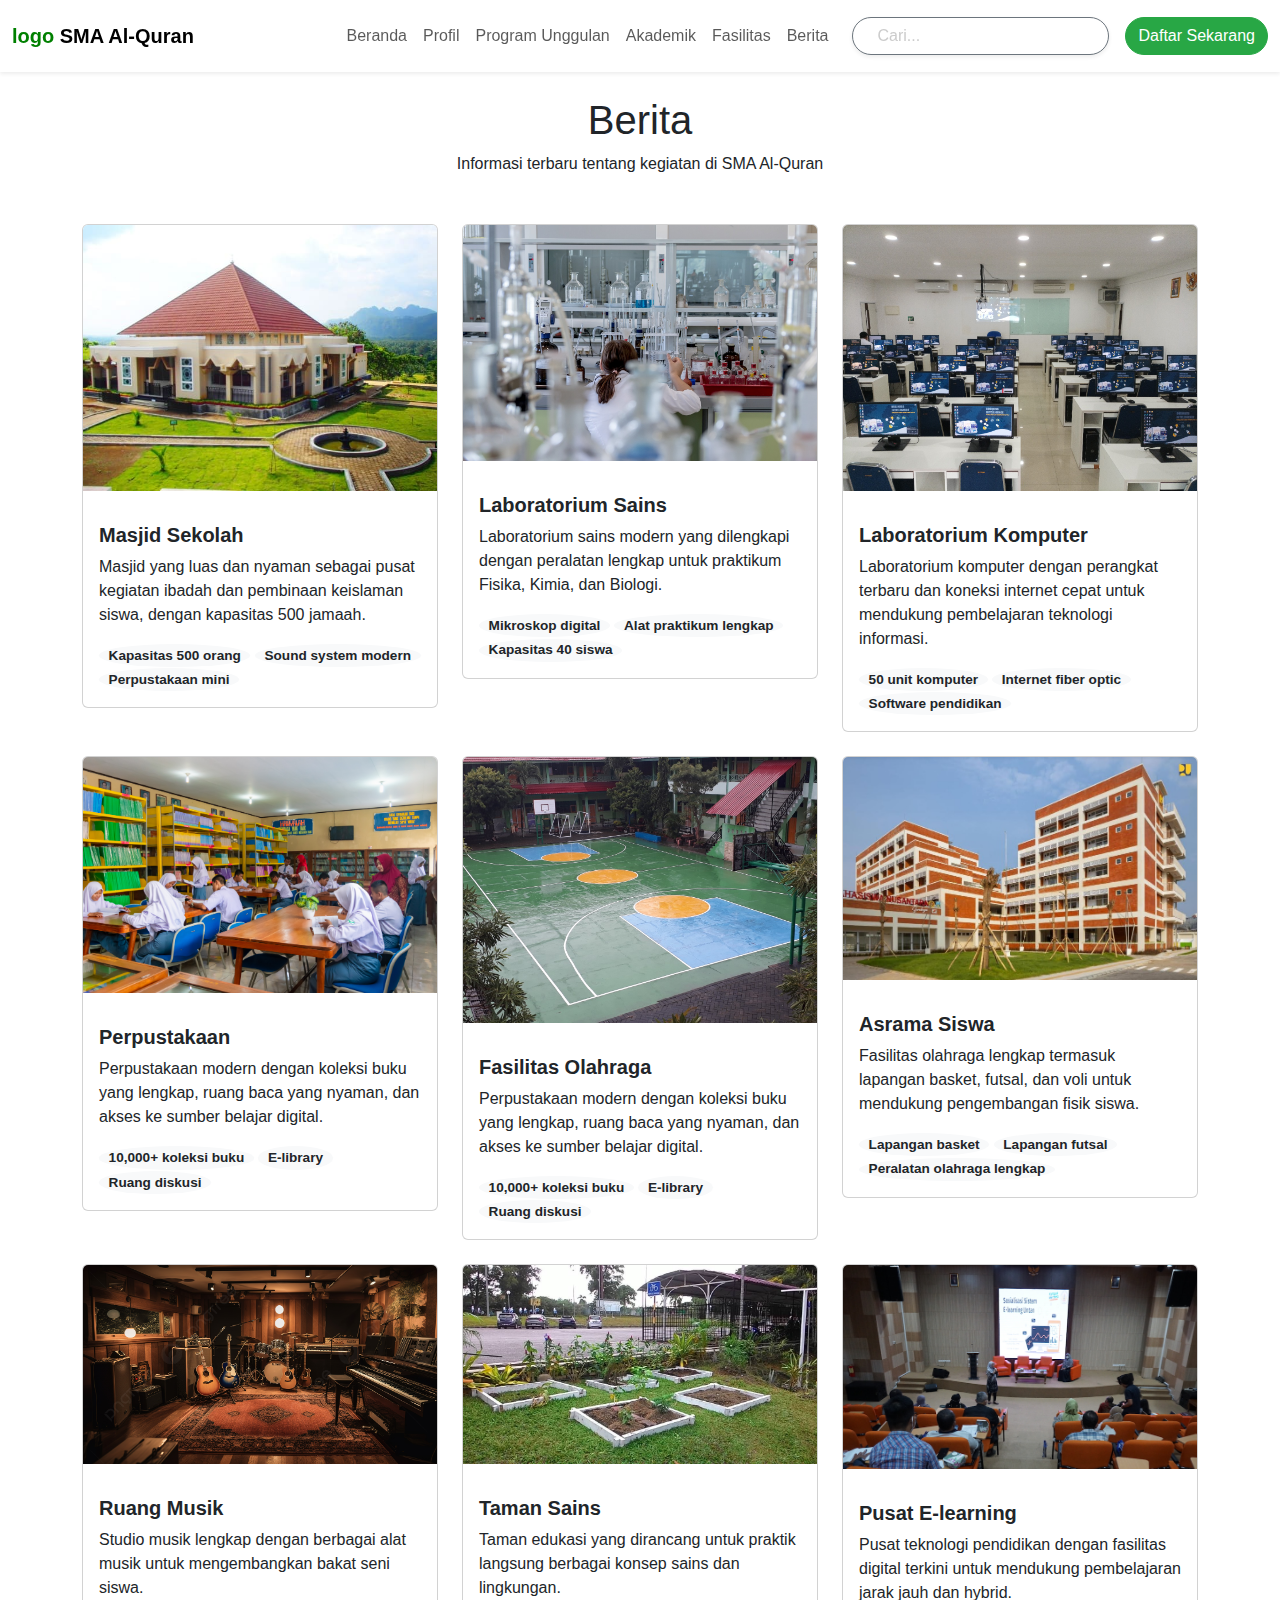
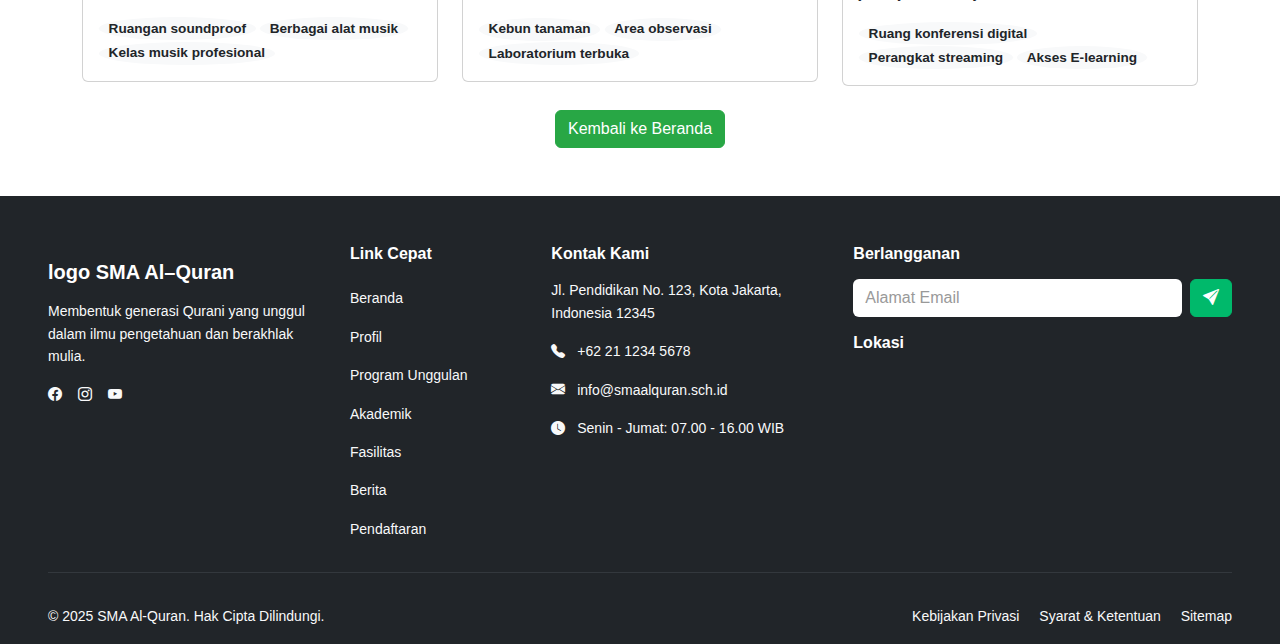
<file: berita.html>
<!DOCTYPE html>
<html lang="id">

<head>
  <meta charset="UTF-8">
  <meta name="viewport" content="width=device-width, initial-scale=1">
  <title>SMA Al-Quran</title>
  <link href="https://fonts.googleapis.com/css2?family=Poppins:wght@400;600;700&display=swap" rel="stylesheet">
  <link href="https://cdn.jsdelivr.net/npm/bootstrap@5.3.3/dist/css/bootstrap.min.css" rel="stylesheet">
  <link href="https://cdn.jsdelivr.net/npm/bootstrap-icons@1.10.5/font/bootstrap-icons.css" rel="stylesheet">
  <link rel="stylesheet" href="https://maxcdn.bootstrapcdn.com/bootstrap/5.3.0/css/bootstrap.min.css">

  <link rel="stylesheet" href="css/style.css">
</head>

<body>

  <!-- Navbar -->
  <nav class="navbar navbar-expand-lg navbar-light bg-white fixed-top shadow-sm py-3">
    <div class="container-fluid">
      <a class="navbar-brand fw-bold" href="#"><span style="color: green;">logo</span> SMA Al-Quran</a>
      <button class="navbar-toggler" type="button" data-bs-toggle="collapse" data-bs-target="#navbarNav">
        <span class="navbar-toggler-icon"></span>
      </button>
      <div class="collapse navbar-collapse" id="navbarNav">
        <ul class="navbar-nav ms-auto me-3">
          <li class="nav-item"><a class="nav-link" href="index.html#beranda">Beranda</a></li>
          <li class="nav-item"><a class="nav-link" href="index.html#profil">Profil</a></li>
          <li class="nav-item"><a class="nav-link" href="index.html#unggul">Program Unggulan</a></li>
          <li class="nav-item"><a class="nav-link" href="index.html#program-akademik">Akademik</a></li>
          <li class="nav-item"><a class="nav-link" href="index.html#fasilitas-sekolah">Fasilitas</a></li>
          <li class="nav-item"><a class="nav-link" href="index.html#berita-agenda">Berita</a></li>
        </ul>
        <form class="d-flex me-3" role="search">
          <input class="form-control bg-white text-dark border border-secondary rounded-pill shadow-sm px-4" type="search" placeholder="Cari..." aria-label="Search">
        </form>        
        <a href="pendaftaran.html" class="btn btn-success rounded-pill">Daftar Sekarang</a>
      </div>
    </div>
  </nav>

  <section id="berita" class="py-5 bg-white mt-5 pt-5">
    <div class="container">
      <div class="text-center mb-5">
        <h1>Berita</h1>
        <p>Informasi terbaru tentang kegiatan di SMA Al-Quran</p>
      </div>

      <div class="row g-4">
        <div class="col-lg-4 col-md-6 col-sm-12">
          <div class="card">
            <img src="img/masjid.jpg" class="card-img-top" alt="Masjid Sekolah">
            <div class="card-body">
              <h5 class="card-title">Masjid Sekolah</h5>
              <p class="card-text">Masjid yang luas dan nyaman sebagai pusat kegiatan ibadah dan pembinaan keislaman siswa, dengan kapasitas 500 jamaah.</p>
              <span class="badge bg-light text-dark">Kapasitas 500 orang</span>
              <span class="badge bg-light text-dark">Sound system modern</span>
              <span class="badge bg-light text-dark">Perpustakaan mini</span>
            </div>
          </div>
        </div>

        <div class="col-lg-4 col-md-6 col-sm-12">
          <div class="card">
            <img src="img/labsains.jpg" class="card-img-top" alt="Laboratorium Sains">
            <div class="card-body">
              <h5 class="card-title">Laboratorium Sains</h5>
              <p class="card-text">Laboratorium sains modern yang dilengkapi dengan peralatan lengkap untuk praktikum Fisika, Kimia, dan Biologi.</p>
              <span class="badge bg-light text-dark">Mikroskop digital</span>
              <span class="badge bg-light text-dark">Alat praktikum lengkap</span>
              <span class="badge bg-light text-dark">Kapasitas 40 siswa</span>
            </div>
          </div>
        </div>

        <div class="col-lg-4 col-md-6 col-sm-12">
          <div class="card">
            <img src="img/labkom.jpeg" class="card-img-top" alt="Laboratorium Komputer">
            <div class="card-body">
              <h5 class="card-title">Laboratorium Komputer</h5>
              <p class="card-text">Laboratorium komputer dengan perangkat terbaru dan koneksi internet cepat untuk mendukung pembelajaran teknologi informasi.</p>
              <span class="badge bg-light text-dark">50 unit komputer</span>
              <span class="badge bg-light text-dark">Internet fiber optic</span>
              <span class="badge bg-light text-dark">Software pendidikan</span>
            </div>
          </div>
        </div>

        <div class="col-lg-4 col-md-6 col-sm-12">
          <div class="card">
            <img src="img/perpus.jpg" class="card-img-top" alt="Perpustakaan">
            <div class="card-body">
              <h5 class="card-title">Perpustakaan</h5>
              <p class="card-text">Perpustakaan modern dengan koleksi buku yang lengkap, ruang baca yang nyaman, dan akses ke sumber belajar digital.</p>
              <span class="badge bg-light text-dark">10,000+ koleksi buku</span>
              <span class="badge bg-light text-dark">E-library</span>
              <span class="badge bg-light text-dark">Ruang diskusi</span>
            </div>
          </div>
        </div>


        <div class="col-lg-4 col-md-6 col-sm-12">
            <div class="card">
              <img src="img/olahraga.jpg" class="card-img-top" alt="Perpustakaan">
              <div class="card-body">
                <h5 class="card-title">Fasilitas Olahraga</h5>
                <p class="card-text">Perpustakaan modern dengan koleksi buku yang lengkap, ruang baca yang nyaman, dan akses ke sumber belajar digital.</p>
                <span class="badge bg-light text-dark">10,000+ koleksi buku</span>
                <span class="badge bg-light text-dark">E-library</span>
                <span class="badge bg-light text-dark">Ruang diskusi</span>
              </div>
            </div>
          </div>



        <div class="col-lg-4 col-md-6 col-sm-12">
          <div class="card">
            <img src="img/asrama.jpg" class="card-img-top" alt="Fasilitas Olahraga">
            <div class="card-body">
              <h5 class="card-title">Asrama Siswa</h5>
              <p class="card-text">Fasilitas olahraga lengkap termasuk lapangan basket, futsal, dan voli untuk mendukung pengembangan fisik siswa.</p>
              <span class="badge bg-light text-dark">Lapangan basket</span>
              <span class="badge bg-light text-dark">Lapangan futsal</span>
              <span class="badge bg-light text-dark">Peralatan olahraga lengkap</span>
            </div>
          </div>
        </div>


        <div class="col-lg-4 col-md-6 col-sm-12">
            <div class="card">
              <img src="img/ruangmusik.jpg" class="card-img-top" alt="Ruang Musik">
              <div class="card-body">
                <h5 class="card-title">Ruang Musik</h5>
                <p class="card-text">Studio musik lengkap dengan berbagai alat musik untuk mengembangkan bakat seni siswa.</p>
                <span class="badge bg-light text-dark">Ruangan soundproof</span>
                <span class="badge bg-light text-dark">Berbagai alat musik</span>
                <span class="badge bg-light text-dark">Kelas musik profesional</span>
              </div>
            </div>
          </div>

        <div class="col-lg-4 col-md-6 col-sm-12">
            <div class="card">
              <img src="img/tamansains.jpg" class="card-img-top" alt="Taman Sains">
              <div class="card-body">
                <h5 class="card-title">Taman Sains</h5>
                <p class="card-text">Taman edukasi yang dirancang untuk praktik langsung berbagai konsep sains dan lingkungan.</p>
                <span class="badge bg-light text-dark">Kebun tanaman</span>
                <span class="badge bg-light text-dark">Area observasi</span>
                <span class="badge bg-light text-dark">Laboratorium terbuka</span>
              </div>
            </div>
          </div>

        
        <div class="col-lg-4 col-md-6 col-sm-12">
          <div class="card">
            <img src="img/Pusat.jpg" class="card-img-top" alt="Pusat E-learning">
            <div class="card-body">
              <h5 class="card-title">Pusat E-learning</h5>
              <p class="card-text">Pusat teknologi pendidikan dengan fasilitas digital terkini untuk mendukung pembelajaran jarak jauh dan hybrid.</p>
              <span class="badge bg-light text-dark">Ruang konferensi digital</span>
              <span class="badge bg-light text-dark">Perangkat streaming</span>
              <span class="badge bg-light text-dark">Akses E-learning</span>
            </div>
          </div>
        </div>
      </div>
         

      <div class="text-center mt-4">
        <a href="index.html#fasilitas-sekolah" class="btn btn-success">Kembali ke Beranda</a>
      </div>
    </div>
  </section>

          <footer class="bg-dark text-light pt-5 pb-3">
            <div class="container-fluid px-5">
              <div class="row gy-4">
          
                <!-- Logo & Deskripsi -->
                <div class="col-md-3">
                  <h5 class="fw-bold mb-3">logo SMA Al–Quran</h5>
                  <p>Membentuk generasi Qurani yang unggul dalam ilmu pengetahuan dan berakhlak mulia.</p>
                  <div class="d-flex gap-3">
                    <a href="#"><i class="bi bi-facebook text-light"></i></a>
                    <a href="#"><i class="bi bi-instagram text-light"></i></a>
                    <a href="#"><i class="bi bi-youtube text-light"></i></a>
                  </div>
                </div>
          
                <!-- Link Cepat -->
                <div class="col-md-2">
                  <h6 class="fw-bold mb-3">Link Cepat</h6>
                  <ul class="list-unstyled">
                    <li><a href="#" class="text-light text-decoration-none">Beranda</a></li>
                    <li><a href="#" class="text-light text-decoration-none">Profil</a></li>
                    <li><a href="#" class="text-light text-decoration-none">Program Unggulan</a></li>
                    <li><a href="#" class="text-light text-decoration-none">Akademik</a></li>
                    <li><a href="#" class="text-light text-decoration-none">Fasilitas</a></li>
                    <li><a href="#" class="text-light text-decoration-none">Berita</a></li>
                    <li><a href="#" class="text-light text-decoration-none">Pendaftaran</a></li>
                  </ul>
                </div>
          
                <!-- Kontak Kami -->
                <div class="col-md-3">
                  <h6 class="fw-bold mb-3">Kontak Kami</h6>
                  <p>Jl. Pendidikan No. 123, Kota Jakarta, Indonesia 12345</p>
                  <p><i class="bi bi-telephone-fill me-2"></i> +62 21 1234 5678</p>
                  <p><i class="bi bi-envelope-fill me-2"></i> info@smaalquran.sch.id</p>
                  <p><i class="bi bi-clock-fill me-2"></i> Senin - Jumat: 07.00 - 16.00 WIB</p>
                </div>
          
                <!-- Berlangganan & Lokasi -->
                <div class="col-md-4">
                  <h6 class="fw-bold mb-3">Berlangganan</h6>
                  <form class="d-flex mb-3" role="search">
                    <input class="form-control me-2  bg-white text-white border-0" type="email" placeholder="Alamat Email" aria-label="Email">
                    <button class="btn btn-success" type="submit"><i class="bi bi-send-fill"></i></button>
                  </form>
          
                  <h6 class="fw-bold mb-2">Lokasi</h6>
                  <iframe src="https://www.google.com/maps/embed?pb=!1m18..." width="100%" height="120" style="border:0;" allowfullscreen="" loading="lazy"></iframe>
                </div>
          
              </div>
          
              <hr class="border-secondary mt-4">
          
              <div class="d-flex flex-column flex-md-row justify-content-between align-items-center pt-3">
                <p class="mb-0">© 2025 SMA Al-Quran. Hak Cipta Dilindungi.</p>
                <div>
                  <a href="#" class="text-light text-decoration-none me-3">Kebijakan Privasi</a>
                  <a href="#" class="text-light text-decoration-none me-3">Syarat & Ketentuan</a>
                  <a href="#" class="text-light text-decoration-none">Sitemap</a>
                </div>
              </div>
            </div>
          </footer>
</file>
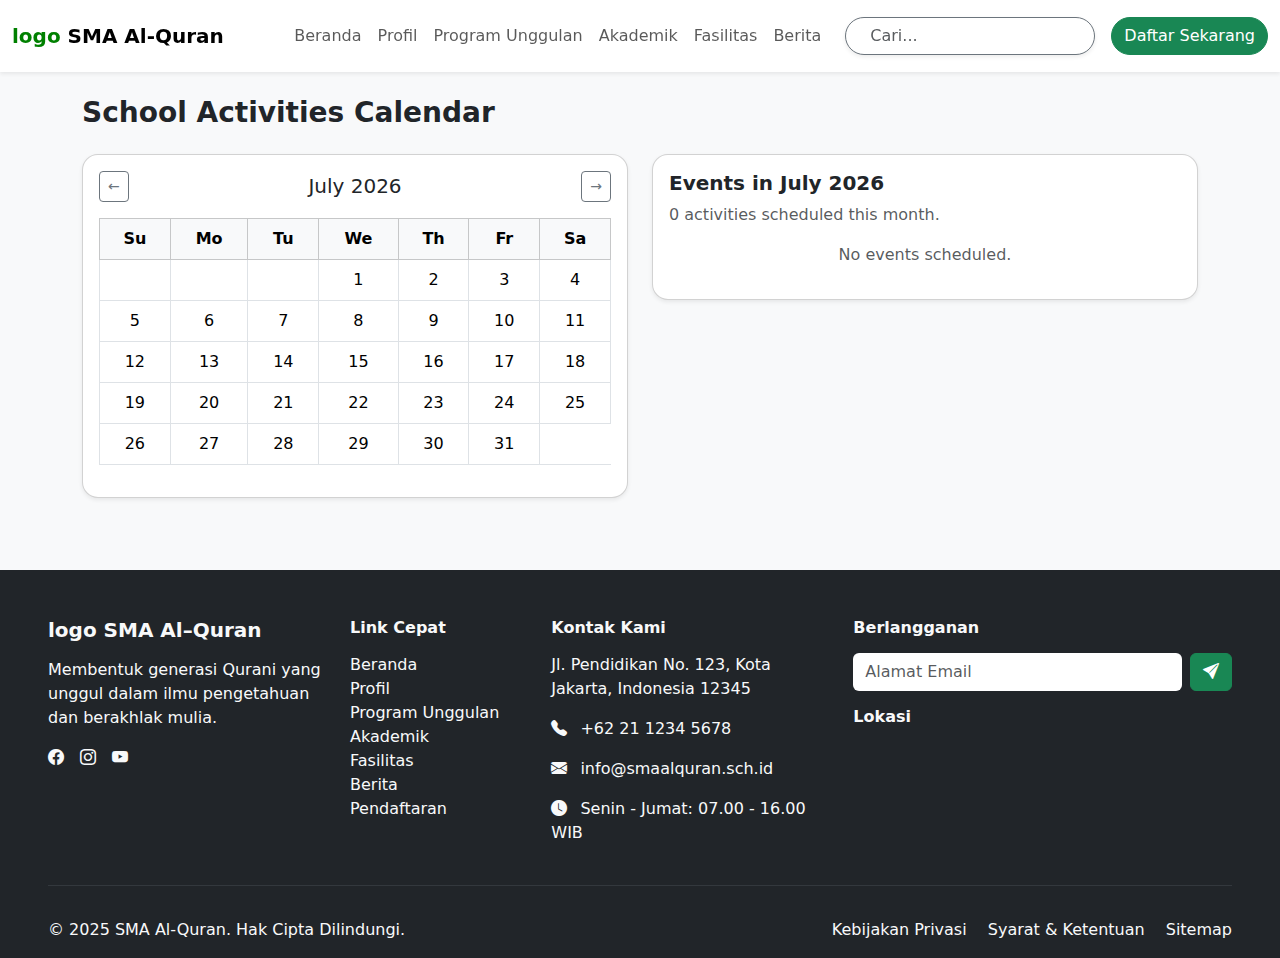
<file: calendar.html>
<!DOCTYPE html>
<html lang="en">
<head>
  <meta charset="UTF-8" />
  <meta name="viewport" content="width=device-width, initial-scale=1.0"/>
  <title>School Activities Calendar</title>
  <link href="https://cdn.jsdelivr.net/npm/bootstrap@5.3.3/dist/css/bootstrap.min.css" rel="stylesheet">
  <style>
    .calendar-cell {
      width: 40px;
      height: 40px;
      text-align: center;
      vertical-align: middle;
      cursor: pointer;
    }

    .calendar-cell.event-day {
      background-color: #198754;
      color: white;
    }

    .calendar-nav {
      display: flex;
      align-items: center;
      justify-content: space-between;
    }

    .event-card {
      border-left: 5px solid #198754;
      padding-left: 15px;
      margin-bottom: 10px;
    }

    .event-date-box {
      width: 60px;
      text-align: center;
      border-radius: 10px;
      background-color: rgba(25,135,84,0.1);
      color: #198754;
      font-weight: bold;
    }
  </style>
</head>
<body class="bg-light">

    <!-- Navbar -->
  <nav class="navbar navbar-expand-lg navbar-light bg-white fixed-top shadow-sm py-3">
    <div class="container-fluid">
      <a class="navbar-brand fw-bold" href="#"><span style="color: green;">logo</span> SMA Al-Quran</a>
      <button class="navbar-toggler" type="button" data-bs-toggle="collapse" data-bs-target="#navbarNav">
        <span class="navbar-toggler-icon"></span>
      </button>
      <div class="collapse navbar-collapse" id="navbarNav">
        <ul class="navbar-nav ms-auto me-3">
          <li class="nav-item"><a class="nav-link" href="index.html#beranda">Beranda</a></li>
          <li class="nav-item"><a class="nav-link" href="index.html#profil">Profil</a></li>
          <li class="nav-item"><a class="nav-link" href="index.html#unggul">Program Unggulan</a></li>
          <li class="nav-item"><a class="nav-link" href="index.html#program-akademik">Akademik</a></li>
          <li class="nav-item"><a class="nav-link" href="index.html#fasilitas-sekolah">Fasilitas</a></li>
          <li class="nav-item"><a class="nav-link" href="index.html#berita-agenda">Berita</a></li>
        </ul>
        <form class="d-flex me-3" role="search">
          <input class="form-control bg-white text-dark border border-secondary rounded-pill shadow-sm px-4" type="search" placeholder="Cari..." aria-label="Search">
        </form>        
        <a href="pendaftaran.html" class="btn btn-success rounded-pill">Daftar Sekarang</a>
      </div>
    </div>
  </nav>

  <div class="container py-5 mt-5">    
    <h3 class="mb-4 fw-bold">School Activities Calendar</h3>
    <div class="row">
      
      <!-- Calendar Column -->
      <div class="col-lg-6 mb-4">
        <div class="card shadow-sm rounded-4">
          <div class="card-body">
            <div class="calendar-nav mb-3">
              <button class="btn btn-outline-secondary btn-sm" onclick="changeMonth(-1)">&#8592;</button>
              <h5 id="month-year" class="mb-0"></h5>
              <button class="btn btn-outline-secondary btn-sm" onclick="changeMonth(1)">&#8594;</button>
            </div>
            <table class="table table-bordered text-center">
              <thead class="table-light">
                <tr>
                  <th>Su</th><th>Mo</th><th>Tu</th><th>We</th><th>Th</th><th>Fr</th><th>Sa</th>
                </tr>
              </thead>
              <tbody id="calendar-body"></tbody>
            </table>
          </div>
        </div>
      </div>

      <!-- Events Column -->
      <div class="col-lg-6">
        <div class="card shadow-sm rounded-4">
          <div class="card-body">
            <h5 class="fw-bold mb-2" id="events-title"></h5>
            <p class="text-muted" id="events-count"></p>
            <div id="event-list" class="mt-3"></div>
          </div>
        </div>
      </div>

    </div>
  </div>

  <footer class="bg-dark text-light pt-5 pb-3">
    <div class="container-fluid px-5">
      <div class="row gy-4">
  
        <!-- Logo & Deskripsi -->
        <div class="col-md-3">
          <h5 class="fw-bold mb-3">logo SMA Al–Quran</h5>
          <p>Membentuk generasi Qurani yang unggul dalam ilmu pengetahuan dan berakhlak mulia.</p>
          <div class="d-flex gap-3">
            <a href="#"><i class="bi bi-facebook text-light"></i></a>
            <a href="#"><i class="bi bi-instagram text-light"></i></a>
            <a href="#"><i class="bi bi-youtube text-light"></i></a>
          </div>
        </div>
  
        <!-- Link Cepat -->
        <div class="col-md-2">
          <h6 class="fw-bold mb-3">Link Cepat</h6>
          <ul class="list-unstyled">
            <li><a href="#" class="text-light text-decoration-none">Beranda</a></li>
            <li><a href="#" class="text-light text-decoration-none">Profil</a></li>
            <li><a href="#" class="text-light text-decoration-none">Program Unggulan</a></li>
            <li><a href="#" class="text-light text-decoration-none">Akademik</a></li>
            <li><a href="#" class="text-light text-decoration-none">Fasilitas</a></li>
            <li><a href="#" class="text-light text-decoration-none">Berita</a></li>
            <li><a href="#" class="text-light text-decoration-none">Pendaftaran</a></li>
          </ul>
        </div>
  
        <!-- Kontak Kami -->
        <div class="col-md-3">
          <h6 class="fw-bold mb-3">Kontak Kami</h6>
          <p>Jl. Pendidikan No. 123, Kota Jakarta, Indonesia 12345</p>
          <p><i class="bi bi-telephone-fill me-2"></i> +62 21 1234 5678</p>
          <p><i class="bi bi-envelope-fill me-2"></i> info@smaalquran.sch.id</p>
          <p><i class="bi bi-clock-fill me-2"></i> Senin - Jumat: 07.00 - 16.00 WIB</p>
        </div>
  
        <!-- Berlangganan & Lokasi -->
        <div class="col-md-4">
          <h6 class="fw-bold mb-3">Berlangganan</h6>
          <form class="d-flex mb-3" role="search">
            <input class="form-control me-2  bg-white text-white border-0" type="email" placeholder="Alamat Email" aria-label="Email">
            <button class="btn btn-success" type="submit"><i class="bi bi-send-fill"></i></button>
          </form>
  
          <h6 class="fw-bold mb-2">Lokasi</h6>
          <iframe src="https://www.google.com/maps/embed?pb=!1m18..." width="100%" height="120" style="border:0;" allowfullscreen="" loading="lazy"></iframe>
        </div>
  
      </div>
  
      <hr class="border-secondary mt-4">
  
      <div class="d-flex flex-column flex-md-row justify-content-between align-items-center pt-3">
        <p class="mb-0">© 2025 SMA Al-Quran. Hak Cipta Dilindungi.</p>
        <div>
          <a href="#" class="text-light text-decoration-none me-3">Kebijakan Privasi</a>
          <a href="#" class="text-light text-decoration-none me-3">Syarat & Ketentuan</a>
          <a href="#" class="text-light text-decoration-none">Sitemap</a>
        </div>
      </div>
    </div>
  </footer> 

  <script>
    const events = [
      { date: '2025-04-26', title: 'Ujian Akhir Semester Genap', time: '08.00 - 12.00 WIB' },
      { date: '2025-04-28', title: 'Seminar Persiapan SBMPTN', time: '09.00 - 15.00 WIB' },
      { date: '2025-05-01', title: 'Festival Sains & Teknologi', time: '08.00 - 17.00 WIB' },
      { date: '2025-05-05', title: "Mushabaqah Hafidz Qur'an", time: '08.00 - selesai' },
      { date: '2025-05-20', title: 'Wisuda Angkatan 2025', time: '08.00 - 12.00 WIB' },
    ];

    let currentDate = new Date();

    function changeMonth(offset) {
      currentDate.setMonth(currentDate.getMonth() + offset);
      renderCalendar();
      renderEvents();
    }

    function renderCalendar() {
      const year = currentDate.getFullYear();
      const month = currentDate.getMonth();
      const firstDay = new Date(year, month, 1).getDay();
      const lastDate = new Date(year, month + 1, 0).getDate();

      document.getElementById("month-year").textContent = currentDate.toLocaleDateString('en-US', { month: 'long', year: 'numeric' });

      const calendarBody = document.getElementById("calendar-body");
      calendarBody.innerHTML = '';
      let date = 1;

      for (let i = 0; i < 6; i++) {
        const row = document.createElement("tr");
        for (let j = 0; j < 7; j++) {
          const cell = document.createElement("td");
          cell.className = 'calendar-cell';

          if (i === 0 && j < firstDay) {
            cell.innerHTML = '';
          } else if (date > lastDate) {
            break;
          } else {
            const thisDate = `${year}-${String(month + 1).padStart(2, '0')}-${String(date).padStart(2, '0')}`;
            const hasEvent = events.some(e => e.date === thisDate);
            if (hasEvent) {
              cell.classList.add('event-day');
            }
            cell.textContent = date;
            date++;
          }

          row.appendChild(cell);
        }
        calendarBody.appendChild(row);
      }
    }

    function renderEvents() {
      const year = currentDate.getFullYear();
      const month = currentDate.getMonth() + 1;
      const monthStr = String(month).padStart(2, '0');

      const filteredEvents = events.filter(e => e.date.startsWith(`${year}-${monthStr}`));

      const eventsTitle = document.getElementById("events-title");
      const eventsCount = document.getElementById("events-count");
      const eventList = document.getElementById("event-list");

      const monthName = currentDate.toLocaleDateString('en-US', { month: 'long' });

      eventsTitle.textContent = `Events in ${monthName} ${year}`;
      eventsCount.textContent = `${filteredEvents.length} activities scheduled this month.`;

      eventList.innerHTML = '';

      if (filteredEvents.length === 0) {
        eventList.innerHTML = `<p class="text-muted text-center">No events scheduled.</p>`;
      } else {
        filteredEvents.forEach(e => {
          const dateObj = new Date(e.date);
          const day = dateObj.getDate().toString().padStart(2, '0');
          const monthAbbr = dateObj.toLocaleDateString('en-US', { month: 'short' }).toUpperCase();

          const card = `
            <div class="d-flex align-items-start mb-3 event-card">
              <div class="event-date-box me-3 py-2">
                <div class="fs-5">${day}</div>
                <div class="small">${monthAbbr}</div>
              </div>
              <div>
                <h6 class="fw-bold mb-1">${e.title}</h6>
                <small class="text-muted"><i class="bi bi-clock me-1"></i> ${e.time}</small>
              </div>
            </div>
          `;
          eventList.innerHTML += card;
        });
      }
    }

    // Initial rendering
    renderCalendar();
    renderEvents();
  </script>

  <link rel="stylesheet" href="https://cdn.jsdelivr.net/npm/bootstrap-icons@1.10.5/font/bootstrap-icons.css">
</body>
</html>
</file>
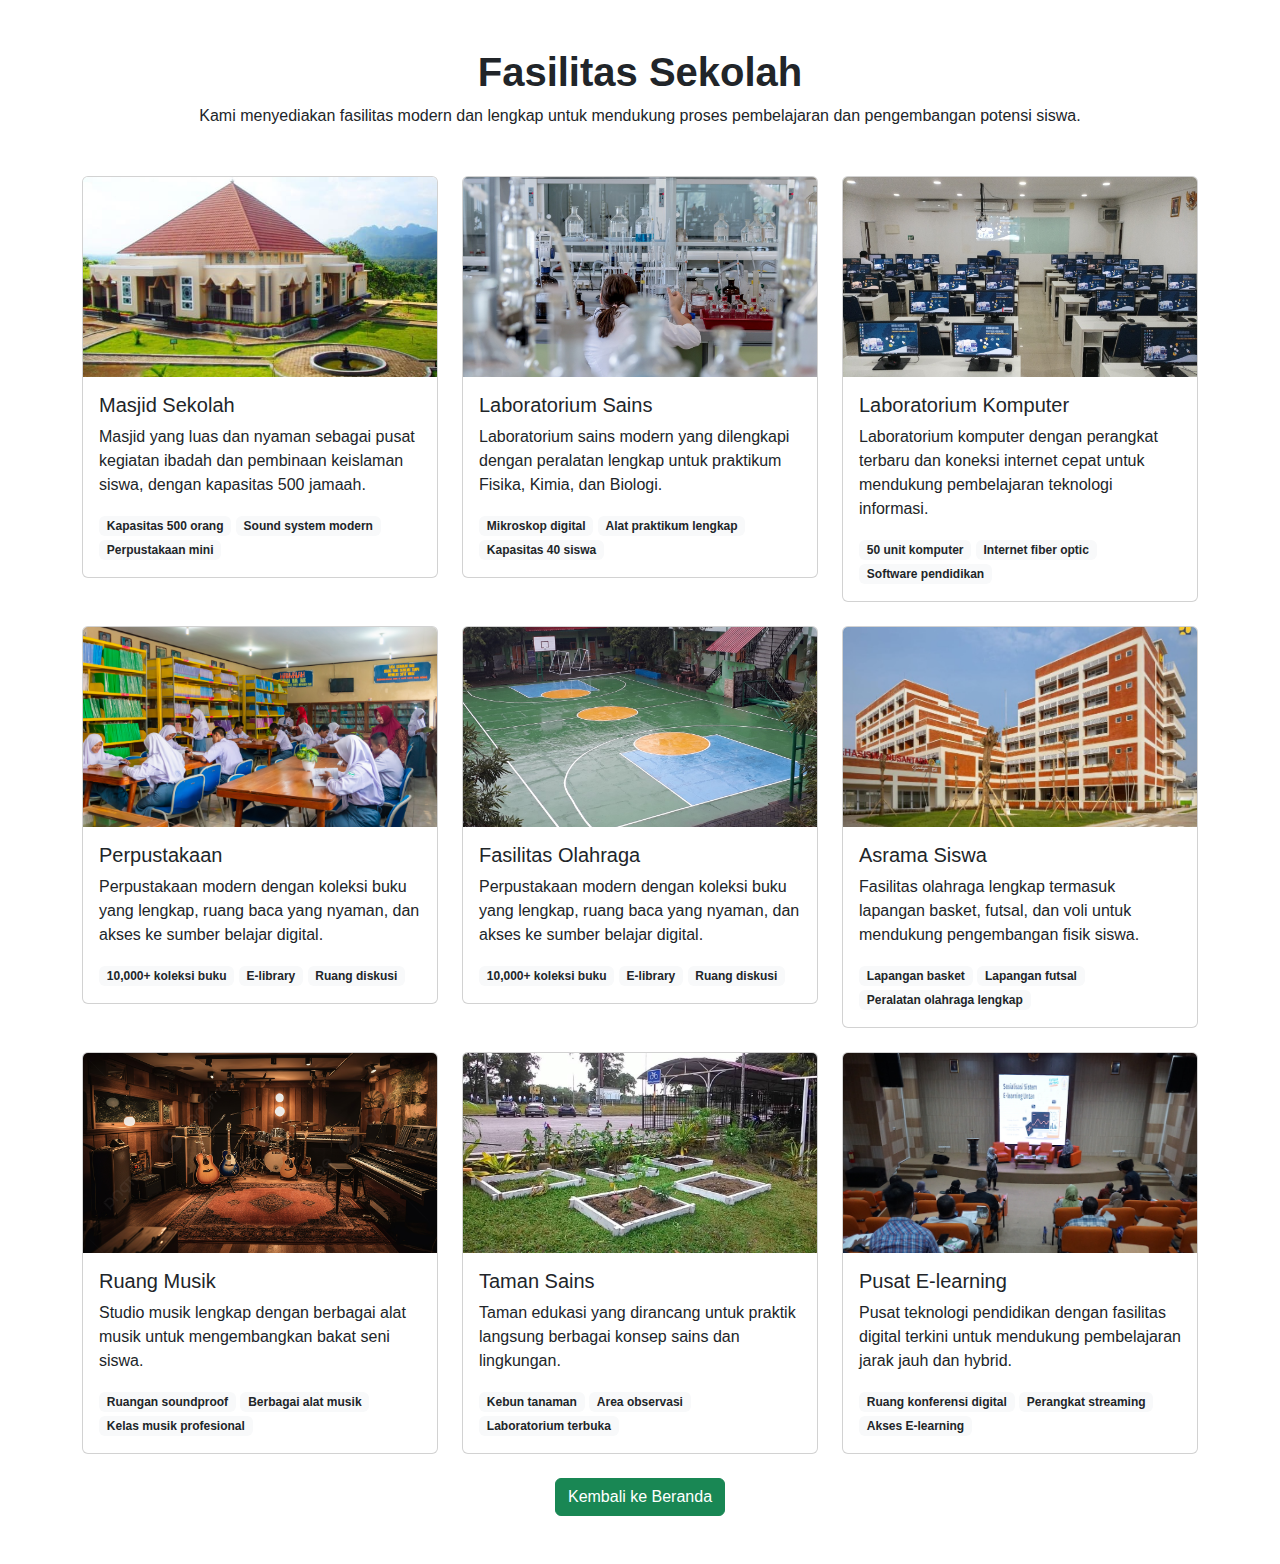
<file: fasilitas.html>
<!DOCTYPE html>
<html lang="id">
<head>
  <meta charset="UTF-8">
  <meta name="viewport" content="width=device-width, initial-scale=1.0">
  <title>Fasilitas Sekolah</title>
  <link href="https://cdn.jsdelivr.net/npm/bootstrap@5.3.3/dist/css/bootstrap.min.css" rel="stylesheet">
  <style>
    body {
      font-family: 'Segoe UI', Tahoma, Geneva, Verdana, sans-serif;
    }
    .card img {
      height: 200px;
      object-fit: cover;
    }
    h1 {
      font-weight: bold;
    }
  </style>
</head>
<body>

  <section id="fasilitas-sekolah" class="py-5 bg-white">
    <div class="container">
      <div class="text-center mb-5">
        <h1>Fasilitas Sekolah</h1>
        <p>Kami menyediakan fasilitas modern dan lengkap untuk mendukung proses pembelajaran dan pengembangan potensi siswa.</p>
      </div>

      <div class="row g-4">
        <div class="col-lg-4 col-md-6 col-sm-12">
          <div class="card">
            <img src="img/masjid.jpg" class="card-img-top" alt="Masjid Sekolah">
            <div class="card-body">
              <h5 class="card-title">Masjid Sekolah</h5>
              <p class="card-text">Masjid yang luas dan nyaman sebagai pusat kegiatan ibadah dan pembinaan keislaman siswa, dengan kapasitas 500 jamaah.</p>
              <span class="badge bg-light text-dark">Kapasitas 500 orang</span>
              <span class="badge bg-light text-dark">Sound system modern</span>
              <span class="badge bg-light text-dark">Perpustakaan mini</span>
            </div>
          </div>
        </div>

        <div class="col-lg-4 col-md-6 col-sm-12">
          <div class="card">
            <img src="img/labsains.jpg" class="card-img-top" alt="Laboratorium Sains">
            <div class="card-body">
              <h5 class="card-title">Laboratorium Sains</h5>
              <p class="card-text">Laboratorium sains modern yang dilengkapi dengan peralatan lengkap untuk praktikum Fisika, Kimia, dan Biologi.</p>
              <span class="badge bg-light text-dark">Mikroskop digital</span>
              <span class="badge bg-light text-dark">Alat praktikum lengkap</span>
              <span class="badge bg-light text-dark">Kapasitas 40 siswa</span>
            </div>
          </div>
        </div>

        <div class="col-lg-4 col-md-6 col-sm-12">
          <div class="card">
            <img src="img/labkom.jpeg" class="card-img-top" alt="Laboratorium Komputer">
            <div class="card-body">
              <h5 class="card-title">Laboratorium Komputer</h5>
              <p class="card-text">Laboratorium komputer dengan perangkat terbaru dan koneksi internet cepat untuk mendukung pembelajaran teknologi informasi.</p>
              <span class="badge bg-light text-dark">50 unit komputer</span>
              <span class="badge bg-light text-dark">Internet fiber optic</span>
              <span class="badge bg-light text-dark">Software pendidikan</span>
            </div>
          </div>
        </div>

        <div class="col-lg-4 col-md-6 col-sm-12">
          <div class="card">
            <img src="img/perpus.jpg" class="card-img-top" alt="Perpustakaan">
            <div class="card-body">
              <h5 class="card-title">Perpustakaan</h5>
              <p class="card-text">Perpustakaan modern dengan koleksi buku yang lengkap, ruang baca yang nyaman, dan akses ke sumber belajar digital.</p>
              <span class="badge bg-light text-dark">10,000+ koleksi buku</span>
              <span class="badge bg-light text-dark">E-library</span>
              <span class="badge bg-light text-dark">Ruang diskusi</span>
            </div>
          </div>
        </div>


        <div class="col-lg-4 col-md-6 col-sm-12">
            <div class="card">
              <img src="img/olahraga.jpg" class="card-img-top" alt="Perpustakaan">
              <div class="card-body">
                <h5 class="card-title">Fasilitas Olahraga</h5>
                <p class="card-text">Perpustakaan modern dengan koleksi buku yang lengkap, ruang baca yang nyaman, dan akses ke sumber belajar digital.</p>
                <span class="badge bg-light text-dark">10,000+ koleksi buku</span>
                <span class="badge bg-light text-dark">E-library</span>
                <span class="badge bg-light text-dark">Ruang diskusi</span>
              </div>
            </div>
          </div>



        <div class="col-lg-4 col-md-6 col-sm-12">
          <div class="card">
            <img src="img/asrama.jpg" class="card-img-top" alt="Fasilitas Olahraga">
            <div class="card-body">
              <h5 class="card-title">Asrama Siswa</h5>
              <p class="card-text">Fasilitas olahraga lengkap termasuk lapangan basket, futsal, dan voli untuk mendukung pengembangan fisik siswa.</p>
              <span class="badge bg-light text-dark">Lapangan basket</span>
              <span class="badge bg-light text-dark">Lapangan futsal</span>
              <span class="badge bg-light text-dark">Peralatan olahraga lengkap</span>
            </div>
          </div>
        </div>


        <div class="col-lg-4 col-md-6 col-sm-12">
            <div class="card">
              <img src="img/ruangmusik.jpg" class="card-img-top" alt="Ruang Musik">
              <div class="card-body">
                <h5 class="card-title">Ruang Musik</h5>
                <p class="card-text">Studio musik lengkap dengan berbagai alat musik untuk mengembangkan bakat seni siswa.</p>
                <span class="badge bg-light text-dark">Ruangan soundproof</span>
                <span class="badge bg-light text-dark">Berbagai alat musik</span>
                <span class="badge bg-light text-dark">Kelas musik profesional</span>
              </div>
            </div>
          </div>

        <div class="col-lg-4 col-md-6 col-sm-12">
            <div class="card">
              <img src="img/tamansains.jpg" class="card-img-top" alt="Taman Sains">
              <div class="card-body">
                <h5 class="card-title">Taman Sains</h5>
                <p class="card-text">Taman edukasi yang dirancang untuk praktik langsung berbagai konsep sains dan lingkungan.</p>
                <span class="badge bg-light text-dark">Kebun tanaman</span>
                <span class="badge bg-light text-dark">Area observasi</span>
                <span class="badge bg-light text-dark">Laboratorium terbuka</span>
              </div>
            </div>
          </div>

        
        <div class="col-lg-4 col-md-6 col-sm-12">
          <div class="card">
            <img src="img/Pusat.jpg" class="card-img-top" alt="Pusat E-learning">
            <div class="card-body">
              <h5 class="card-title">Pusat E-learning</h5>
              <p class="card-text">Pusat teknologi pendidikan dengan fasilitas digital terkini untuk mendukung pembelajaran jarak jauh dan hybrid.</p>
              <span class="badge bg-light text-dark">Ruang konferensi digital</span>
              <span class="badge bg-light text-dark">Perangkat streaming</span>
              <span class="badge bg-light text-dark">Akses E-learning</span>
            </div>
          </div>
        </div>
      </div>
         

      <div class="text-center mt-4">
        <a href="index.html#fasilitas-sekolah" class="btn btn-success">Kembali ke Beranda</a>
      </div>
    </div>
  </section>

  <script src="https://cdn.jsdelivr.net/npm/bootstrap@5.3.3/dist/js/bootstrap.bundle.min.js"></script>
</body>
</html>
</file>
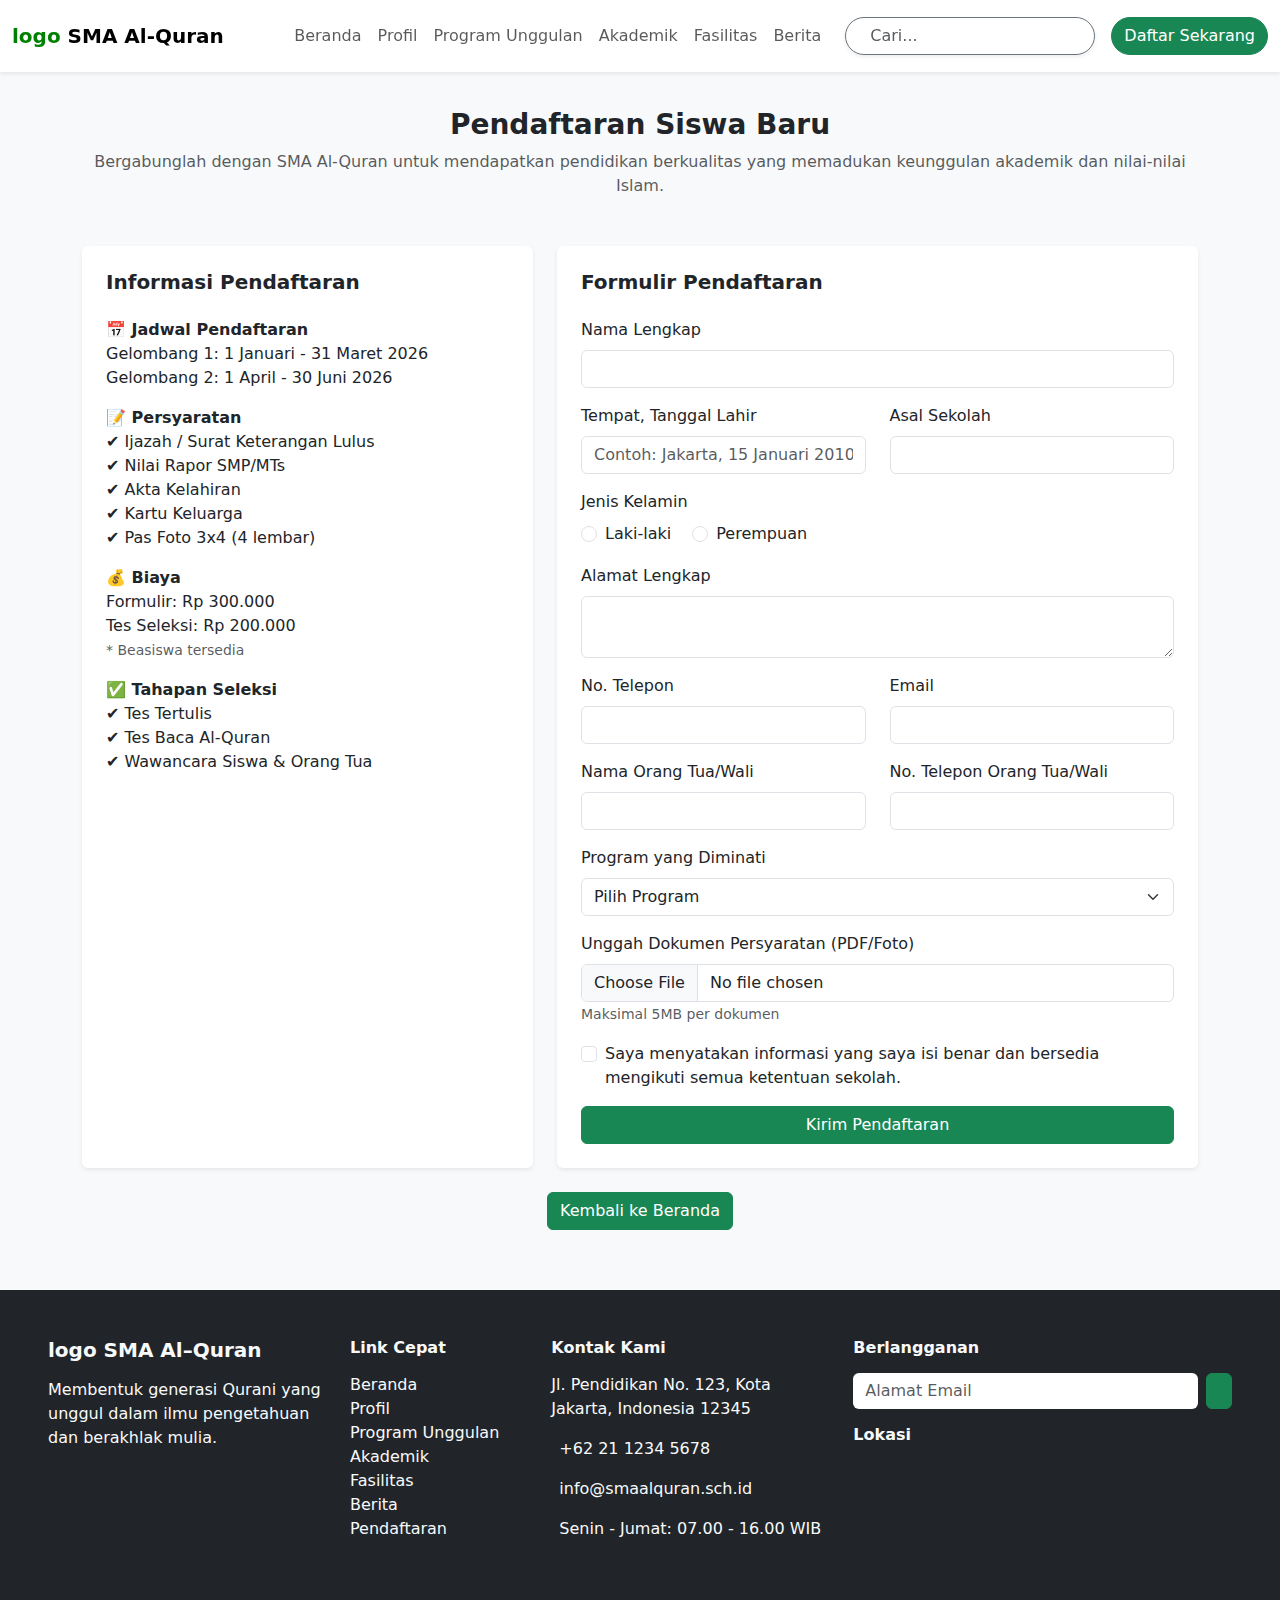
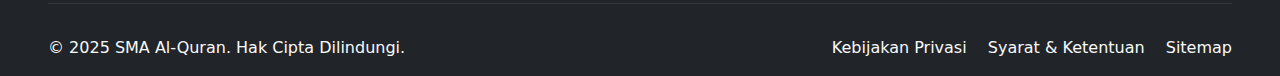
<file: pendaftaran.html>
<!DOCTYPE html>
<html lang="id">
<head>
  <meta charset="UTF-8">
  <meta name="viewport" content="width=device-width, initial-scale=1">
  <title>Pendaftaran Siswa Baru</title>
  <link href="https://cdn.jsdelivr.net/npm/bootstrap@5.3.3/dist/css/bootstrap.min.css" rel="stylesheet">
  <style>
    body {
      background-color: #f8f9fa;
    }
    .form-section {
      padding: 60px 15px;
    }
  </style>
</head>
<body>

  <!-- Navbar -->
  <nav class="navbar navbar-expand-lg navbar-light bg-white fixed-top shadow-sm py-3">
    <div class="container-fluid">
      <a class="navbar-brand fw-bold" href="#"><span style="color: green;">logo</span> SMA Al-Quran</a>
      <button class="navbar-toggler" type="button" data-bs-toggle="collapse" data-bs-target="#navbarNav">
        <span class="navbar-toggler-icon"></span>
      </button>
      <div class="collapse navbar-collapse" id="navbarNav">
        <ul class="navbar-nav ms-auto me-3">
          <li class="nav-item"><a class="nav-link" href="index.html#beranda">Beranda</a></li>
          <li class="nav-item"><a class="nav-link" href="index.html#profil">Profil</a></li>
          <li class="nav-item"><a class="nav-link" href="index.html#unggul">Program Unggulan</a></li>
          <li class="nav-item"><a class="nav-link" href="index.html#program-akademik">Akademik</a></li>
          <li class="nav-item"><a class="nav-link" href="index.html#fasilitas-sekolah">Fasilitas</a></li>
          <li class="nav-item"><a class="nav-link" href="index.html#berita-agenda">Berita</a></li>
        </ul>
        <form class="d-flex me-3" role="search">
          <input class="form-control bg-white text-dark border border-secondary rounded-pill shadow-sm px-4" type="search" placeholder="Cari..." aria-label="Search">
        </form>        
        <a href="pendaftaran.html" class="btn btn-success rounded-pill">Daftar Sekarang</a>
      </div>
    </div>
  </nav>

<section id="pendaftaran" class="form-section mt-5">
  <div class="container">
    <div class="text-center mb-5">
      <h3 class="fw-bold">Pendaftaran Siswa Baru</h3>
      <p class="text-muted">Bergabunglah dengan SMA Al-Quran untuk mendapatkan pendidikan berkualitas yang memadukan keunggulan akademik dan nilai-nilai Islam.</p>
    </div>
    <div class="row g-4 justify-content-center">
      
      <!-- Informasi Pendaftaran -->
      <div class="col-lg-5">
        <div class="p-4 bg-white rounded shadow-sm h-100">
          <h5 class="fw-semibold mb-4">Informasi Pendaftaran</h5>
          <p><strong>📅 Jadwal Pendaftaran</strong><br>
            Gelombang 1: 1 Januari - 31 Maret 2026<br>
            Gelombang 2: 1 April - 30 Juni 2026
          </p>
          <p><strong>📝 Persyaratan</strong><br>
            ✔ Ijazah / Surat Keterangan Lulus<br>
            ✔ Nilai Rapor SMP/MTs<br>
            ✔ Akta Kelahiran<br>
            ✔ Kartu Keluarga<br>
            ✔ Pas Foto 3x4 (4 lembar)
          </p>
          <p><strong>💰 Biaya</strong><br>
            Formulir: Rp 300.000<br>
            Tes Seleksi: Rp 200.000<br>
            <small class="text-muted">* Beasiswa tersedia</small>
          </p>
          <p><strong>✅ Tahapan Seleksi</strong><br>
            ✔ Tes Tertulis<br>
            ✔ Tes Baca Al-Quran<br>
            ✔ Wawancara Siswa & Orang Tua
          </p>
        </div>
      </div>

      <!-- Formulir Pendaftaran -->
      <div class="col-lg-7">
        <div class="p-4 bg-white rounded shadow-sm h-100">
          <h5 class="fw-semibold mb-4">Formulir Pendaftaran</h5>
          <form novalidate>
            <div class="mb-3">
              <label class="form-label">Nama Lengkap</label>
              <input type="text" class="form-control" required>
            </div>

            <div class="row">
              <div class="col-md-6 mb-3">
                <label class="form-label">Tempat, Tanggal Lahir</label>
                <input type="text" class="form-control" required placeholder="Contoh: Jakarta, 15 Januari 2010">
              </div>
              <div class="col-md-6 mb-3">
                <label class="form-label">Asal Sekolah</label>
                <input type="text" class="form-control" required>
              </div>
            </div>

            <div class="mb-3">
              <label class="form-label d-block">Jenis Kelamin</label>
              <div class="form-check form-check-inline">
                <input class="form-check-input" type="radio" name="gender" required>
                <label class="form-check-label">Laki-laki</label>
              </div>
              <div class="form-check form-check-inline">
                <input class="form-check-input" type="radio" name="gender" required>
                <label class="form-check-label">Perempuan</label>
              </div>
            </div>

            <div class="mb-3">
              <label class="form-label">Alamat Lengkap</label>
              <textarea class="form-control" rows="2" required></textarea>
            </div>

            <div class="row">
              <div class="col-md-6 mb-3">
                <label class="form-label">No. Telepon</label>
                <input type="tel" class="form-control" required pattern="[0-9]{10,15}">
              </div>
              <div class="col-md-6 mb-3">
                <label class="form-label">Email</label>
                <input type="email" class="form-control" required>
              </div>
            </div>

            <div class="row">
              <div class="col-md-6 mb-3">
                <label class="form-label">Nama Orang Tua/Wali</label>
                <input type="text" class="form-control" required>
              </div>
              <div class="col-md-6 mb-3">
                <label class="form-label">No. Telepon Orang Tua/Wali</label>
                <input type="tel" class="form-control" required pattern="[0-9]{10,15}">
              </div>
            </div>

            <div class="mb-3">
              <label class="form-label">Program yang Diminati</label>
              <select class="form-select" required>
                <option selected disabled>Pilih Program</option>
                <option>Program Reguler</option>
                <option>Program Tahfidz</option>
                <option>Program Internasional</option>
              </select>
            </div>

            <!-- Upload Dokumen -->
            <div class="mb-3">
              <label class="form-label">Unggah Dokumen Persyaratan (PDF/Foto)</label>
              <input type="file" class="form-control" accept=".pdf,.jpg,.jpeg,.png" required>
              <small class="form-text text-muted">Maksimal 5MB per dokumen</small>
            </div>

            <div class="form-check mb-3">
              <input class="form-check-input" type="checkbox" id="agree" required>
              <label class="form-check-label" for="agree">
                Saya menyatakan informasi yang saya isi benar dan bersedia mengikuti semua ketentuan sekolah.
              </label>
            </div>

            <button type="submit" class="btn btn-success w-100">Kirim Pendaftaran</button>
          </form>
        </div>
      </div>
      <div class="text-center mt-4">
        <a href="index.html#beranda" class="btn btn-success">Kembali ke Beranda</a>
      </div>
    </div>
  </div>
</section>

<footer class="bg-dark text-light pt-5 pb-3">
  <div class="container-fluid px-5">
    <div class="row gy-4">

      <!-- Logo & Deskripsi -->
      <div class="col-md-3">
        <h5 class="fw-bold mb-3">logo SMA Al–Quran</h5>
        <p>Membentuk generasi Qurani yang unggul dalam ilmu pengetahuan dan berakhlak mulia.</p>
        <div class="d-flex gap-3">
          <a href="#"><i class="bi bi-facebook text-light"></i></a>
          <a href="#"><i class="bi bi-instagram text-light"></i></a>
          <a href="#"><i class="bi bi-youtube text-light"></i></a>
        </div>
      </div>

      <!-- Link Cepat -->
      <div class="col-md-2">
        <h6 class="fw-bold mb-3">Link Cepat</h6>
        <ul class="list-unstyled">
          <li><a href="#" class="text-light text-decoration-none">Beranda</a></li>
          <li><a href="#" class="text-light text-decoration-none">Profil</a></li>
          <li><a href="#" class="text-light text-decoration-none">Program Unggulan</a></li>
          <li><a href="#" class="text-light text-decoration-none">Akademik</a></li>
          <li><a href="#" class="text-light text-decoration-none">Fasilitas</a></li>
          <li><a href="#" class="text-light text-decoration-none">Berita</a></li>
          <li><a href="#" class="text-light text-decoration-none">Pendaftaran</a></li>
        </ul>
      </div>

      <!-- Kontak Kami -->
      <div class="col-md-3">
        <h6 class="fw-bold mb-3">Kontak Kami</h6>
        <p>Jl. Pendidikan No. 123, Kota Jakarta, Indonesia 12345</p>
        <p><i class="bi bi-telephone-fill me-2"></i> +62 21 1234 5678</p>
        <p><i class="bi bi-envelope-fill me-2"></i> info@smaalquran.sch.id</p>
        <p><i class="bi bi-clock-fill me-2"></i> Senin - Jumat: 07.00 - 16.00 WIB</p>
      </div>

      <!-- Berlangganan & Lokasi -->
      <div class="col-md-4">
        <h6 class="fw-bold mb-3">Berlangganan</h6>
        <form class="d-flex mb-3" role="search">
          <input class="form-control me-2  bg-white text-white border-0" type="email" placeholder="Alamat Email" aria-label="Email">
          <button class="btn btn-success" type="submit"><i class="bi bi-send-fill"></i></button>
        </form>

        <h6 class="fw-bold mb-2">Lokasi</h6>
        <iframe src="https://www.google.com/maps/embed?pb=!1m18..." width="100%" height="120" style="border:0;" allowfullscreen="" loading="lazy"></iframe>
      </div>

    </div>

    <hr class="border-secondary mt-4">

    <div class="d-flex flex-column flex-md-row justify-content-between align-items-center pt-3">
      <p class="mb-0">© 2025 SMA Al-Quran. Hak Cipta Dilindungi.</p>
      <div>
        <a href="#" class="text-light text-decoration-none me-3">Kebijakan Privasi</a>
        <a href="#" class="text-light text-decoration-none me-3">Syarat & Ketentuan</a>
        <a href="#" class="text-light text-decoration-none">Sitemap</a>
      </div>
    </div>
  </div>
</footer> 

<script>
  // Bootstrap validation
  (() => {
    'use strict'
    const forms = document.querySelectorAll('form')
    Array.from(forms).forEach(form => {
      form.addEventListener('submit', event => {
        if (!form.checkValidity()) {
          event.preventDefault()
          event.stopPropagation()
        }
        form.classList.add('was-validated')
      }, false)
    })
  })()
</script>

</body>
</html>
</file>
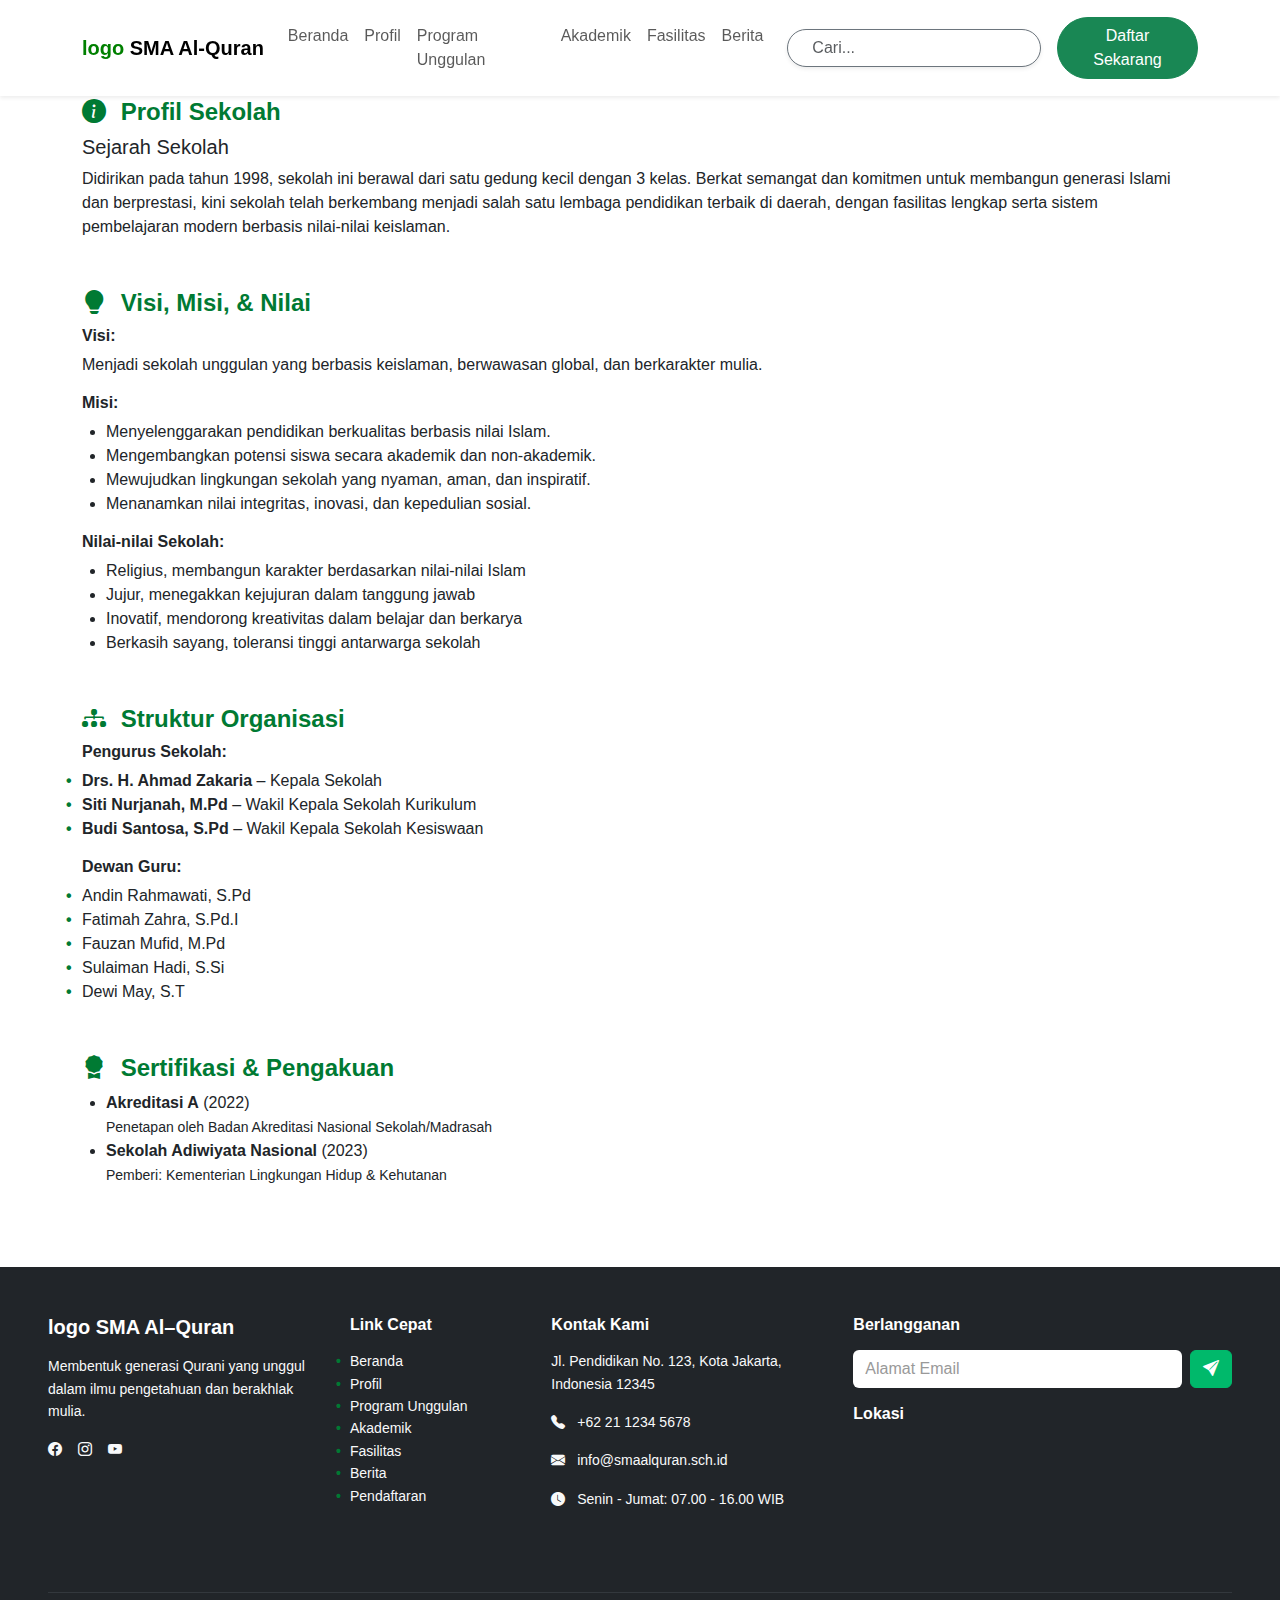
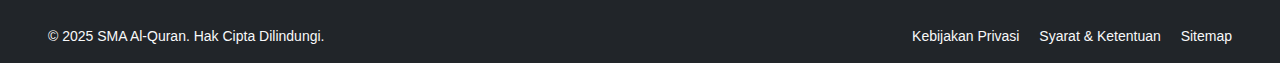
<file: profil.html>
<!DOCTYPE html>
<html lang="id">

<head>
  <meta charset="UTF-8">
  <meta name="viewport" content="width=device-width, initial-scale=1">
  <title>SMA Al-Quran</title>
  <link href="https://fonts.googleapis.com/css2?family=Poppins:wght@400;600;700&display=swap" rel="stylesheet">
  <link href="https://cdn.jsdelivr.net/npm/bootstrap@5.3.3/dist/css/bootstrap.min.css" rel="stylesheet">
  <link href="https://cdn.jsdelivr.net/npm/bootstrap-icons@1.10.5/font/bootstrap-icons.css" rel="stylesheet">
  <link rel="stylesheet" href="https://maxcdn.bootstrapcdn.com/bootstrap/5.3.0/css/bootstrap.min.css">

  <link rel="stylesheet" href="css/profil.css">
</head>

<body>

  <!-- Navbar -->
  <nav class="navbar navbar-expand-lg navbar-light bg-white fixed-top shadow-sm py-3">
    <div class="container">
      <a class="navbar-brand fw-bold" href="#"><span style="color: green;">logo</span> SMA Al-Quran</a>
      <button class="navbar-toggler" type="button" data-bs-toggle="collapse" data-bs-target="#navbarNav">
        <span class="navbar-toggler-icon"></span>
      </button>
      <div class="collapse navbar-collapse" id="navbarNav">
        <ul class="navbar-nav ms-auto me-3">
          <li class="nav-item"><a class="nav-link" href="index.html#beranda">Beranda</a></li>
          <li class="nav-item"><a class="nav-link" href="index.html#profil">Profil</a></li>
          <li class="nav-item"><a class="nav-link" href="index.html#unggul">Program Unggulan</a></li>
          <li class="nav-item"><a class="nav-link" href="index.html#program-akademik">Akademik</a></li>
          <li class="nav-item"><a class="nav-link" href="index.html#fasilitas-sekolah">Fasilitas</a></li>
          <li class="nav-item"><a class="nav-link" href="index.html#berita-agenda">Berita</a></li>
        </ul>
        <form class="d-flex me-3" role="search">
          <input class="form-control bg-white text-dark border border-secondary rounded-pill shadow-sm px-4" type="search" placeholder="Cari..." aria-label="Search">
        </form>        
        <a href="pendaftaran.html" class="btn btn-success rounded-pill">Daftar Sekarang</a>
      </div>
    </div>
  </nav>

  <section id="profil-sekolah" class="py-5">
    <div class="container">
  
      <div class="section">
        <h4 class="section-title"><i class="bi bi-info-circle-fill"></i> Profil Sekolah</h4>
        <h5 class="mb-2">Sejarah Sekolah</h5>
        <p>Didirikan pada tahun 1998, sekolah ini berawal dari satu gedung kecil dengan 3 kelas. Berkat semangat dan komitmen untuk membangun generasi Islami dan berprestasi, kini sekolah telah berkembang menjadi salah satu lembaga pendidikan terbaik di daerah, dengan fasilitas lengkap serta sistem pembelajaran modern berbasis nilai-nilai keislaman.</p>
      </div>
  
      <div class="section">
        <h4 class="section-title"><i class="bi bi-lightbulb-fill"></i> Visi, Misi, & Nilai</h4>
        <h6><strong>Visi:</strong></h6>
        <p>Menjadi sekolah unggulan yang berbasis keislaman, berwawasan global, dan berkarakter mulia.</p>
  
        <h6><strong>Misi:</strong></h6>
        <ul>
          <li>Menyelenggarakan pendidikan berkualitas berbasis nilai Islam.</li>
          <li>Mengembangkan potensi siswa secara akademik dan non-akademik.</li>
          <li>Mewujudkan lingkungan sekolah yang nyaman, aman, dan inspiratif.</li>
          <li>Menanamkan nilai integritas, inovasi, dan kepedulian sosial.</li>
        </ul>
  
        <h6><strong>Nilai-nilai Sekolah:</strong></h6>
        <ul>
          <li>Religius, membangun karakter berdasarkan nilai-nilai Islam</li>
          <li>Jujur, menegakkan kejujuran dalam tanggung jawab</li>
          <li>Inovatif, mendorong kreativitas dalam belajar dan berkarya</li>
          <li>Berkasih sayang, toleransi tinggi antarwarga sekolah</li>
        </ul>
      </div>
  
      <div class="section">
        <h4 class="section-title"><i class="bi bi-diagram-3-fill"></i> Struktur Organisasi</h4>
        <h6><strong>Pengurus Sekolah:</strong></h6>
        <ul class="list-unstyled">
          <li><strong>Drs. H. Ahmad Zakaria</strong> – Kepala Sekolah</li>
          <li><strong>Siti Nurjanah, M.Pd</strong> – Wakil Kepala Sekolah Kurikulum</li>
          <li><strong>Budi Santosa, S.Pd</strong> – Wakil Kepala Sekolah Kesiswaan</li>
        </ul>
  
        <h6><strong>Dewan Guru:</strong></h6>
        <ul class="list-unstyled">
          <li>Andin Rahmawati, S.Pd</li>
          <li>Fatimah Zahra, S.Pd.I</li>
          <li>Fauzan Mufid, M.Pd</li>
          <li>Sulaiman Hadi, S.Si</li>
          <li>Dewi May, S.T</li>
        </ul>
      </div>
  
      <div class="section">
        <h4 class="section-title"><i class="bi bi-award-fill"></i> Sertifikasi & Pengakuan</h4>
        <ul>
          <li><strong>Akreditasi A</strong> (2022) <br />
            <small>Penetapan oleh Badan Akreditasi Nasional Sekolah/Madrasah</small>
          </li>
          <li><strong>Sekolah Adiwiyata Nasional</strong> (2023) <br />
            <small>Pemberi: Kementerian Lingkungan Hidup & Kehutanan</small>
          </li>
        </ul>
      </div>
  
    </div>
  </section>
  

  <footer class="bg-dark text-light pt-5 pb-3">
    <div class="container-fluid px-5">
      <div class="row gy-4">
  
        <!-- Logo & Deskripsi -->
        <div class="col-md-3">
          <h5 class="fw-bold mb-3">logo SMA Al–Quran</h5>
          <p>Membentuk generasi Qurani yang unggul dalam ilmu pengetahuan dan berakhlak mulia.</p>
          <div class="d-flex gap-3">
            <a href="#"><i class="bi bi-facebook text-light"></i></a>
            <a href="#"><i class="bi bi-instagram text-light"></i></a>
            <a href="#"><i class="bi bi-youtube text-light"></i></a>
          </div>
        </div>
  
        <!-- Link Cepat -->
        <div class="col-md-2">
          <h6 class="fw-bold mb-3">Link Cepat</h6>
          <ul class="list-unstyled">
            <li><a href="#" class="text-light text-decoration-none">Beranda</a></li>
            <li><a href="#" class="text-light text-decoration-none">Profil</a></li>
            <li><a href="#" class="text-light text-decoration-none">Program Unggulan</a></li>
            <li><a href="#" class="text-light text-decoration-none">Akademik</a></li>
            <li><a href="#" class="text-light text-decoration-none">Fasilitas</a></li>
            <li><a href="#" class="text-light text-decoration-none">Berita</a></li>
            <li><a href="#" class="text-light text-decoration-none">Pendaftaran</a></li>
          </ul>
        </div>
  
        <!-- Kontak Kami -->
        <div class="col-md-3">
          <h6 class="fw-bold mb-3">Kontak Kami</h6>
          <p>Jl. Pendidikan No. 123, Kota Jakarta, Indonesia 12345</p>
          <p><i class="bi bi-telephone-fill me-2"></i> +62 21 1234 5678</p>
          <p><i class="bi bi-envelope-fill me-2"></i> info@smaalquran.sch.id</p>
          <p><i class="bi bi-clock-fill me-2"></i> Senin - Jumat: 07.00 - 16.00 WIB</p>
        </div>
  
        <!-- Berlangganan & Lokasi -->
        <div class="col-md-4">
          <h6 class="fw-bold mb-3">Berlangganan</h6>
          <form class="d-flex mb-3" role="search">
            <input class="form-control me-2  bg-white text-white border-0" type="email" placeholder="Alamat Email" aria-label="Email">
            <button class="btn btn-success" type="submit"><i class="bi bi-send-fill"></i></button>
          </form>
  
          <h6 class="fw-bold mb-2">Lokasi</h6>
          <iframe src="https://www.google.com/maps/embed?pb=!1m18..." width="100%" height="120" style="border:0;" allowfullscreen="" loading="lazy"></iframe>
        </div>
  
      </div>
  
      <hr class="border-secondary mt-4">
  
      <div class="d-flex flex-column flex-md-row justify-content-between align-items-center pt-3">
        <p class="mb-0">© 2025 SMA Al-Quran. Hak Cipta Dilindungi.</p>
        <div>
          <a href="#" class="text-light text-decoration-none me-3">Kebijakan Privasi</a>
          <a href="#" class="text-light text-decoration-none me-3">Syarat & Ketentuan</a>
          <a href="#" class="text-light text-decoration-none">Sitemap</a>
        </div>
      </div>
    </div>
  </footer> 

  <script src="https://cdn.jsdelivr.net/npm/bootstrap@5.3.3/dist/js/bootstrap.bundle.min.js"></script>
          <script src="https://code.jquery.com/jquery-3.6.0.min.js"></script>
          <!-- <script src="https://maxcdn.bootstrapcdn.com/bootstrap/5.3.0/js/bootstrap.bundle.min.js"></script> -->
          
</body>

</html>
</file>
<file: css/style.css>
.hero {
    background: url('../img/sekolah.jpg') no-repeat center center/cover;
    color: white;
    padding: 150px 0 100px;
    position: relative;
  }

  .hero-overlay {
    background-color: rgba(0, 0, 0, 0.5);
    padding: 60px 0;
  }

  .hero h1 {
    font-weight: 700;
    font-size: 2.5rem;
  }

  .hero p {
    max-width: 600px;
    margin-top: 15px;
    font-size: 1rem;
  }

  .hero .btn {
    margin-top: 25px;
    margin-right: 10px;
  }

  

  /* Stats Cards */
  .stats-card {
    text-align: center;
    padding: 40px 20px;
    background-color: white;
    border-radius: 15px;
    box-shadow: 0 8px 20px rgba(0, 0, 0, 0.05);
  }

  .stats-card h3 {
    color: #146c43;
    font-weight: 700;
  }

  /* Live Chat */
  .chat-btn {
    position: fixed;
    bottom: 20px;
    right: 20px;
    z-index: 1000;
    background-color: #198754;
    color: white;
    border-radius: 50%;
    width: 60px;
    height: 60px;
    border: none;
    font-size: 24px;
  }

  .chat-box {
    position: fixed;
    bottom: 90px;
    right: 20px;
    width: 320px;
    background: white;
    border-radius: 10px;
    box-shadow: 0 5px 15px rgba(0,0,0,0.3);
    display: none;
    flex-direction: column;
    z-index: 1001;
  }

  .chat-header {
    background-color: #198754;
    color: white;
    padding: 10px;
    border-top-left-radius: 10px;
    border-top-right-radius: 10px;
    font-weight: bold;
  }

  .chat-body {
    padding: 10px;
    max-height: 300px;
    overflow-y: auto;
    font-size: 14px;
  }

  .chat-message {
    margin-bottom: 10px;
  }

  .chat-message.user {
    text-align: right;
  }

  .chat-message.bot {
    text-align: left;
  }

  .chat-footer {
    display: flex;
    border-top: 1px solid #ddd;
  }

  .chat-footer input {
    flex: 1;
    border: none;
    padding: 10px;
    font-size: 14px;
  }

  .chat-footer button {
    background: #198754;
    color: white;
    border: none;
    padding: 0 15px;
  }

  .chat-footer input:focus {
    outline: none;
  }

  /* Program Unggulan Section */

  .program-card {
    transition: all 0.3s ease;
    border: 1px solid rgba(0, 0, 0, 0.1);
  }
  
  .program-card:hover {
    transform: translateY(-10px);
    box-shadow: 0 10px 20px rgba(0, 0, 0, 0.1);
  }
  
  .bi-check-circle-fill {
    font-size: 1.1rem;
  }
  
  .icon-wrapper {
    transition: all 0.3s ease;
  }
  
  .program-card:hover .icon-wrapper {
    background-color: rgba(25, 135, 84, 0.2) !important;
    transform: scale(1.1);
  }

  /* Akademik Section */
  .akademik-pane {
    display: none;
  }
  
  .akademik-pane.active {
    display: block;
    animation: fadeIn 0.5s ease;
  }
  
  .akademik-btn.active {
    background-color: #198754;
    color: white !important;
  }
  
  @keyframes fadeIn {
    from { opacity: 0; }
    to { opacity: 1; }
  }
  
  .icon-wrapper {
    transition: all 0.3s ease;
  }
  
  .card:hover .icon-wrapper {
    background-color: rgba(25, 135, 84, 0.2) !important;
    transform: scale(1.1);
  }

  .bg-light:hover .icon-wrapper {
    background-color: rgba(25, 135, 84, 0.2) !important;
    transform: scale(1.1);
  }
  
  .bg-light {
    transition: all 0.3s ease;
    cursor: pointer;
  }
  
  .bg-light:hover {
    background-color: #f8f9fa !important;
    transform: translateY(-3px);
  }

  .ekskul-image-container {
    overflow: hidden;
    border-radius: 1rem;
    position: relative;
    height: 220px;
    transition: all 0.3s ease;
  }
  
  .ekskul-image-container:hover {
    transform: translateY(-5px);
    box-shadow: 0 10px 20px rgba(0,0,0,0.1);
  }
  
  .ekskul-image {
    width: 100%;
    height: 100%;
    object-fit: cover;
    transition: transform 0.5s ease;
  }
  
  .ekskul-image-container:hover .ekskul-image {
    transform: scale(1.05);
  }
  
  .image-caption {
    position: absolute;
    bottom: 0;
    left: 0;
    right: 0;
    background: linear-gradient(to top, rgba(0,0,0,0.7), transparent);
    color: white;
    padding: 15px;
    text-align: center;
  }

  /* Prestasi Styles */
  .prestasi-title {
    font-size: 1.8rem;
    font-weight: 700;
    color: #333;
    margin-bottom: 1.5rem;
  }
  
  .achievement-item {
    margin-bottom: 1.5rem;
    display: flex;
    align-items: flex-start;
  }
  
  .achievement-icon {
    width: 60px;
    height: 60px;
    background-color: #f5f5f5;
    border-radius: 50%;
    display: flex;
    align-items: center;
    justify-content: center;
    margin-right: 1rem;
    flex-shrink: 0;
  }
  
  .achievement-icon i {
    color: #198754;
    font-size: 1.5rem;
  }
  
  .achievement-content h5 {
    font-weight: 700;
    margin-bottom: 0.25rem;
    color: #333;
    font-size: 1rem;
  }
  
  .achievement-content p {
    color: #666;
    margin-bottom: 0;
    font-size: 0.9rem;
  }

  /* Grafik */

  .graph-container {
    position: relative;
    width: 100%;
    height: 400px; /* tinggi lebih kecil dibanding lebar */
  }
  
  .tooltip-container {
    position: absolute;
    display: block;
    border-style: solid;
    white-space: nowrap;
    z-index: 9999999;
    box-shadow: rgba(0, 0, 0, 0.2) 1px 2px 10px;
    transition: opacity 0.2s ease, visibility 0.2s ease, transform 0.4s ease;
    background-color: rgba(255, 255, 255, 0.8);
    border-width: 1px;
    border-radius: 4px;
    color: rgb(31, 41, 55);
    font: 14px / 21px "Microsoft YaHei";
    padding: 10px;
    border-color: rgb(229, 231, 235);
    pointer-events: none;
  }
  
  
  
  /* Testimonial Styles */
  .testimonial-title {
    font-size: 1.8rem;
    font-weight: 700;
    color: #333;
    margin-bottom: 1.5rem;
    margin-top: 2rem;
  }
  
  .testimonial-card {
    background-color: #2d3748;
    border-radius: 0.75rem;
    padding: 1.5rem;
    color: #fff;
    height: 100%;
  }
  
  .testimonial-avatar {
    width: 80px;
    height: 80px;
    border-radius: 50%;
    overflow: hidden;
    margin-bottom: 1rem;
  }
  
  .testimonial-avatar img {
    width: 100%;
    height: 100%;
    object-fit: cover;
  }
  
  .testimonial-name {
    font-weight: 700;
    margin-bottom: 0.25rem;
  }
  
  .testimonial-info {
    color: #cbd5e0;
    margin-bottom: 1rem;
    font-size: 0.9rem;
  }
  
  .testimonial-text {
    font-style: italic;
    line-height: 1.6;
    color: #e2e8f0;
  }

  /* Prestasi & Pencapaian */
    
    .section-header {
      text-align: center;
      margin-bottom: 2rem;
    }
    
    .section-title {
      font-size: 2rem;
      font-weight: 700;
      color: #2d3748;
      margin-bottom: 1rem;
    }
    
    .section-description {
      color: #4a5568;
      max-width: 800px;
      margin: 0 auto;
    }
    
    /* Timeline Styles */
    .timeline-container {
      position: relative;
      padding-left: 50px;
    }
    
    .timeline-item {
      position: relative;
      padding-bottom: 2.5rem;
    }
    
    .timeline-item:last-child {
      padding-bottom: 0;
    }
    
    .timeline-icon {
      position: absolute;
      left: -50px;
      width: 40px;
      height: 40px;
      border-radius: 50%;
      background-color: #166534;
      color: #fff;
      display: flex;
      align-items: center;
      justify-content: center;
    }
    
    .timeline-year {
      font-weight: 700;
      font-size: 1.25rem;
      margin-bottom: 0.5rem;
      color: #166534;
    }
    
    .timeline-content {
      color: #4a5568;
      line-height: 1.6;
    }
    
    .timeline-item::before {
      content: '';
      position: absolute;
      left: -31px;
      top: 40px;
      bottom: 0;
      width: 2px;
      background-color: #e2e8f0;
    }
    
    .timeline-item:last-child::before {
      display: none;
    }
    
    /* Graph Styles */
    .graph-container {
      background-color: #fff;
      border-radius: 12px;
      box-shadow: 0 4px 6px rgba(0, 0, 0, 0.05);
      padding: 1.5rem;
      position: relative;
    }
    
    .tooltip-container {
      position: absolute;
      background-color: rgba(0, 0, 0, 0.8);
      color: #fff;
      padding: 10px 15px;
      border-radius: 5px;
      font-size: 0.9rem;
      pointer-events: none;
      opacity: 0;
      transition: opacity 0.3s;
      z-index: 10;
      max-width: 250px;
    }
    
    /* Gallery Styles */
    .gallery-title {
      font-size: 1.5rem;
      font-weight: 600;
      margin-bottom: 1.5rem;
    }
    
    .gallery-item {
      position: relative;
      margin-bottom: 1.5rem;
      overflow: hidden;
      border-radius: 8px;
      cursor: pointer;
    }
    
    .gallery-image {
      width: 100%;
      height: 240px;
      object-fit: cover;
      transition: transform 0.3s ease;
    }
    
    .gallery-overlay {
      position: absolute;
      top: 0;
      left: 0;
      right: 0;
      bottom: 0;
      background: linear-gradient(to top, rgba(0, 0, 0, 0.8), rgba(0, 0, 0, 0));
      opacity: 0;
      transition: opacity 0.3s ease;
      display: flex;
      align-items: flex-end;
      padding: 1.5rem;
    }
    
    .gallery-item:hover .gallery-overlay {
      opacity: 1;
    }
    
    .gallery-item:hover .gallery-image {
      transform: scale(1.05);
    }
    
    .gallery-description {
      color: #fff;
      font-size: 0.9rem;
    }

    /* Berita & Agenda */

    /* Style for the Agenda Mendatang section */
.col-md-4 .card {
    border-radius: 10px !important;
}

.col-md-4 .card h4 {
    font-size: 1.25rem;
    margin-bottom: 15px;
}

.col-md-4 .card .list-unstyled li {
    display: flex;
    align-items: flex-start; /* Align items to the top */
    margin-bottom: 12px; /* Adjust vertical spacing */
    font-size: 0.9rem; /* Adjust font size */
    line-height: 1.4; /* Improve readability */
}

.col-md-4 .card .list-unstyled .date {
    background-color: #e8ede9; /* Light gray background */
    color: #1e5128; /* Darker gray text */
    padding: 6px 10px;
    border-radius: 6px; /* Subtle rounded corners */
    margin-right: 15px; /* Spacing between date and text */
    font-weight: bold;
    font-size: 0.85rem;
    width: 55px; /* Fixed width for alignment */
    text-align: center;
}

.col-md-4 .card .list-unstyled span {
    /* Style for the event description */
    color: #343a40; /* Dark text color */
}

/* Style for the Kategori section */
.col-md-4 .card h5 {
    font-size: 1.1rem;
    margin-top: 20px;
    margin-bottom: 15px; /* Increased bottom margin for spacing */
    font-weight: bold;
    color: #343a40; /* Darker text color for the title */
}

.col-md-4 .card .list-unstyled.kategori-list li {
    font-size: 0.95rem;
    color: #555;
    display: flex;
    justify-content: space-between; /* Space out text and number */
    align-items: center;
    padding: 8px 0; /* Add vertical padding for spacing */
    border-bottom: none; /* Remove bottom border */
}

.col-md-4 .card .list-unstyled.kategori-list li span {
    background-color: #f8f9fa; /* Light gray circle background */
    color: #495057; /* Dark gray number text */
    border-radius: 50%; /* Make it a circle */
    width: 24px; /* Adjust width and height for size */
    height: 24px;
    display: inline-flex;
    align-items: center;
    justify-content: center;
    font-size: 0.8rem; /* Adjust number font size */
}

h5 {
    margin-top: 1rem;
    font-weight: bold;
}
ul.list-unstyled {
    list-style: none;
    padding: 0;
    margin: 0;
}
ul.list-unstyled li {
    display: flex;
    justify-content: space-between;
    align-items: center;
    padding: 0.5rem 0;
}

.badge {
    background-color: #f0f0f0;
    color: #333;
    border-radius: 50%;
    padding: 0.3rem 0.6rem;
    font-size: 0.85rem;
    text-align: center;
    display: inline-block;
    min-width: 1.5rem;
}

/* styles.css */

/* Sesuaikan gaya untuk layout */
body {
  font-family: Arial, sans-serif;
}

#fasilitas-sekolah {
  background-color: #f8f9fa; /* Warna latar belakang untuk section */
}

.card {
  transition: transform 0.2s; /* Animasi efek zoom */
}

.card:hover {
  transform: scale(1.05); /* Besarkan kartu saat hover */
}

/* Gaya untuk tombol */
.btn-success {
  background-color: #28a745; /* Warna tombol hijau */
  border-color: #28a745; /* Warna border tombol hijau */
}

.btn-success:hover {
  background-color: #218838; /* Warna tombol saat hover lebih gelap */
  border-color: #1e7e34; /* Warna border tombol saat hover lebih gelap */
}

/* Pendaftaran */

body {
  background-color: #f8f9fa;
  font-family: 'Segoe UI', sans-serif;
}
.form-section {
  background: white;
  border-radius: 12px;
  box-shadow: 0 4px 10px rgba(0,0,0,0.05);
  padding: 2rem;
}
.form-label {
  font-weight: 500;
}
.form-check-label {
  margin-left: 5px;
}
.btn-dark-green {
  background-color: #1a4d2e;
  color: white;
}
.btn-dark-green:hover {
  background-color: #145c2e;
}
.form-control, .form-select {
  background-color: #2f3e55;
  color: white;
  border: none;
}
.form-control::placeholder, .form-select {
  color: #ccc;
}
.icon {
  width: 24px;
  margin-right: 10px;
  color: #3a7859;
}

/* Footer */

footer {
  width: 100%;
  font-size: 14px;
  line-height: 1.6;
}

footer h5,
footer h6 {
  color: #fff;
  font-weight: 600;
}

footer a {
  color: #ccc;
  transition: color 0.2s ease;
}

footer a:hover {
  color: #fff;
}

footer .form-control {
  background-color: #1d2939;
  border: 1px solid #3c4d64;
  color: white;
}

footer .form-control::placeholder {
  color: #999;
}

footer .btn-success {
  background-color: #00b96b;
  border-color: #00b96b;
}

footer .btn-success:hover {
  background-color: #00a35d;
  border-color: #009b56;
}

footer iframe {
  border-radius: 8px;
  /* overflow: hidden; */
  margin-top: 10px;
}
</file>
<file: css/profil.css>
body {
    font-family: 'Segoe UI', Tahoma, Geneva, Verdana, sans-serif;
    
  }
  h4 {
    color: #007a33;
    font-weight: bold;
    margin-top: 50px;
  }
  .section-title i {
    color: #007a33;
    margin-right: 8px;
  }
  ul {
    padding-left: 1.5rem;
  }
  .section {
    margin-bottom: 2rem;
  }
  .list-unstyled li::before {
    content: "•";
    color: #007a33;
    font-weight: bold;
    display: inline-block; 
    width: 1em;
    margin-left: -1em;
  }
  

  /* Footer */

footer {
    width: 100%;
    font-size: 14px;
    line-height: 1.6;
  }
  
  footer h5,
  footer h6 {
    color: #fff;
    font-weight: 600;
  }
  
  footer a {
    color: #ccc;
    transition: color 0.2s ease;
  }
  
  footer a:hover {
    color: #fff;
  }
  
  footer .form-control {
    background-color: #1d2939;
    border: 1px solid #3c4d64;
    color: white;
  }
  
  footer .form-control::placeholder {
    color: #999;
  }
  
  footer .btn-success {
    background-color: #00b96b;
    border-color: #00b96b;
  }
  
  footer .btn-success:hover {
    background-color: #00a35d;
    border-color: #009b56;
  }
  
  footer iframe {
    border-radius: 8px;
    /* overflow: hidden; */
    margin-top: 10px;
  }
</file>
